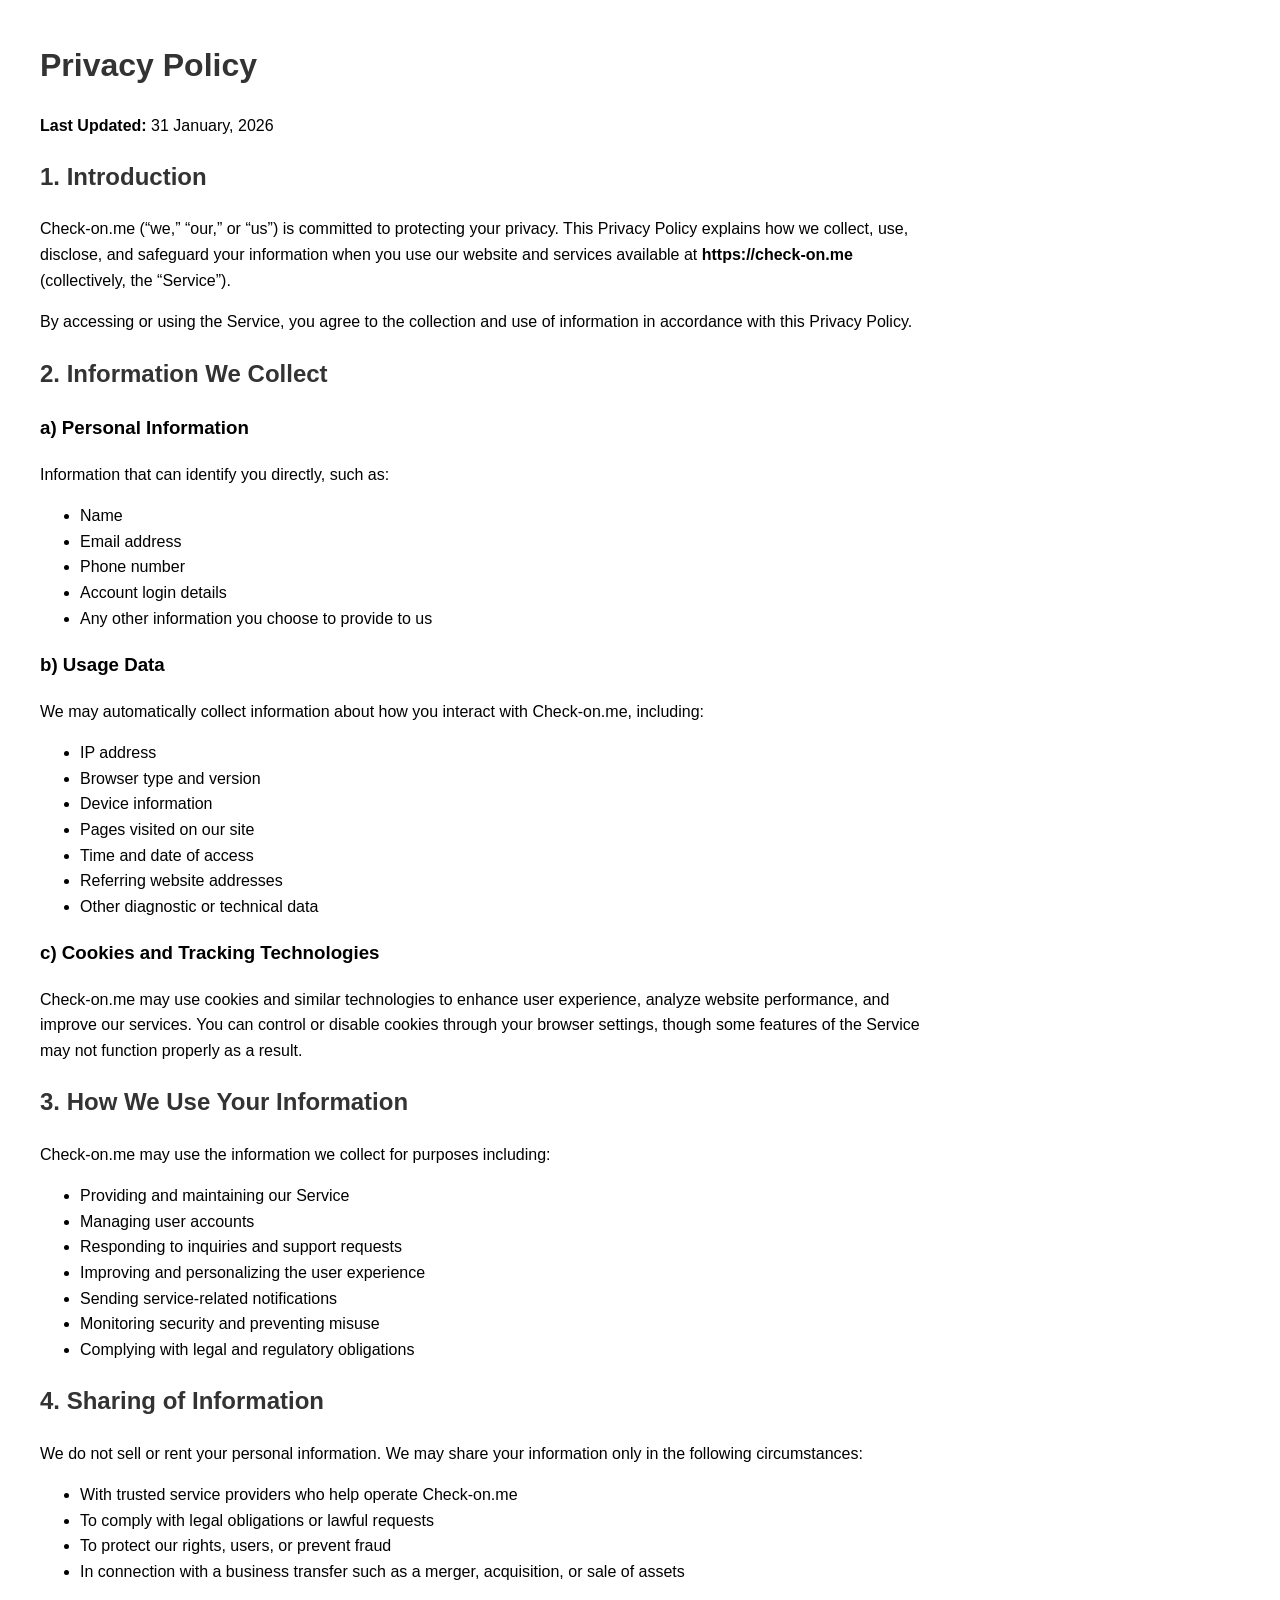
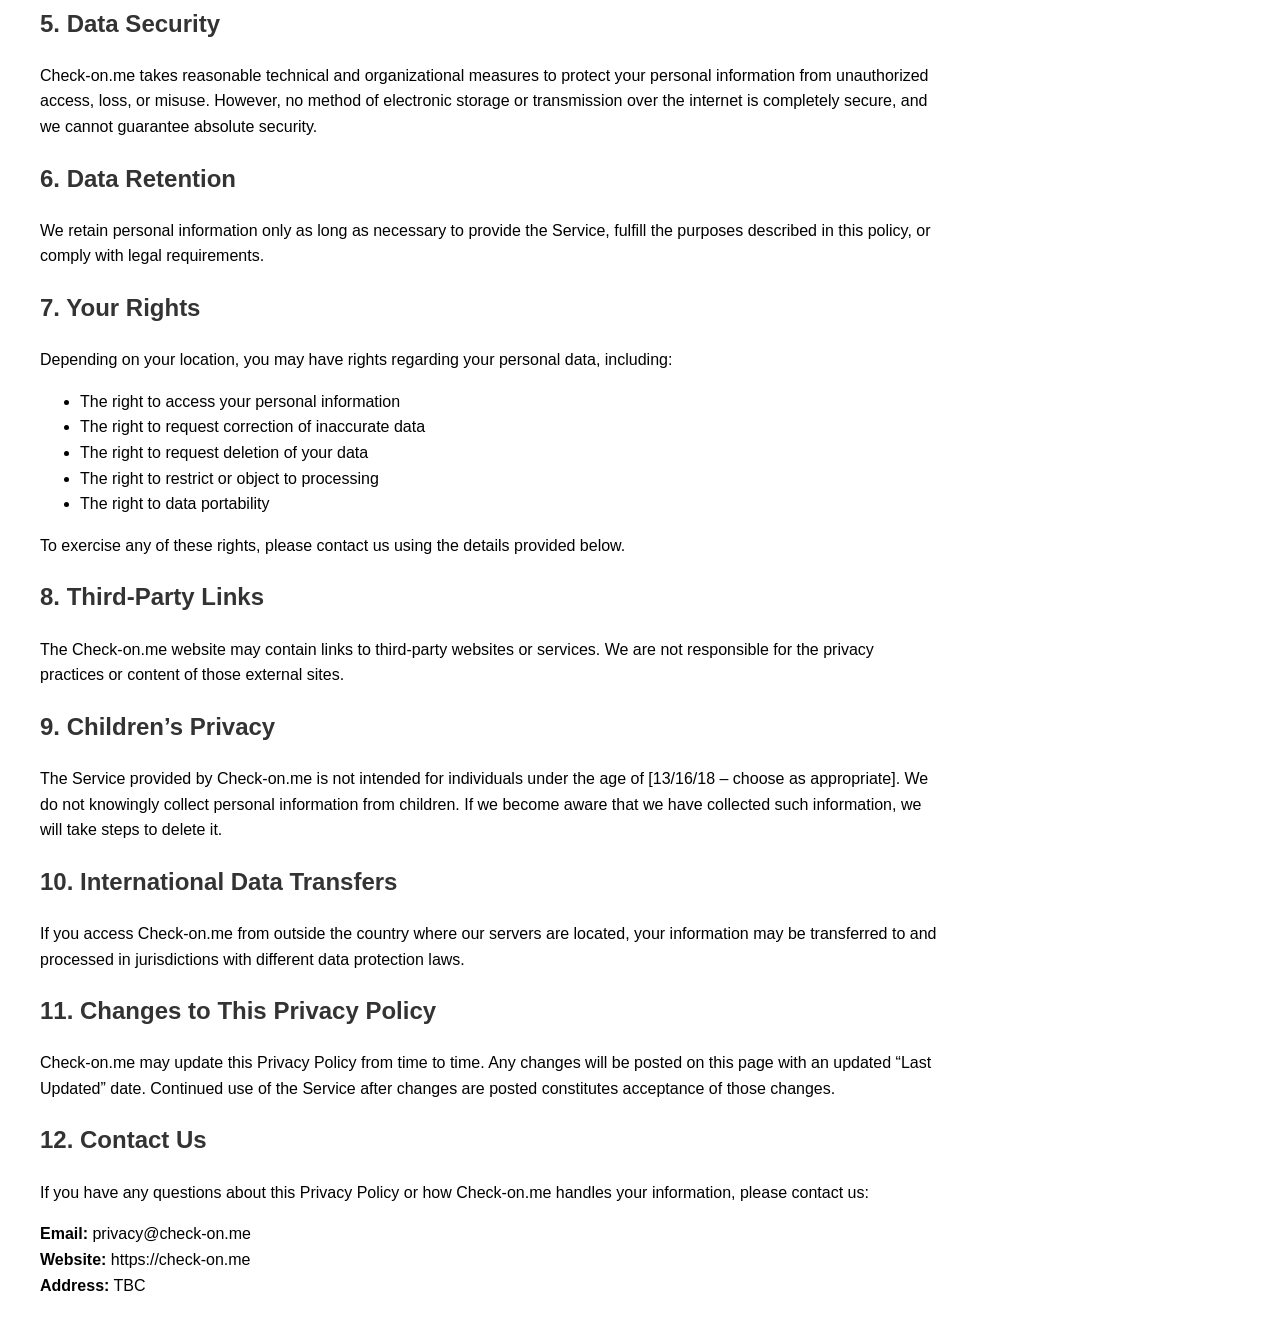
<file: privacy.html>
<!DOCTYPE html>
<html lang="en">
<head>
    <meta charset="UTF-8">
    <meta name="viewport" content="width=device-width, initial-scale=1.0">
    <title>Privacy Policy – Check-on.me</title>
    <style>
        body {
            font-family: Arial, Helvetica, sans-serif;
            line-height: 1.6;
            margin: 40px;
            max-width: 900px;
        }
        h1, h2 {
            color: #333;
        }
    </style>
</head>
<body>

<h1>Privacy Policy</h1>

<p><strong>Last Updated:</strong> 31 January, 2026</p>

<h2>1. Introduction</h2>

<p>Check-on.me (“we,” “our,” or “us”) is committed to protecting your privacy. This Privacy Policy explains how we collect, use, disclose, and safeguard your information when you use our website and services available at <strong>https://check-on.me</strong> (collectively, the “Service”).</p>

<p>By accessing or using the Service, you agree to the collection and use of information in accordance with this Privacy Policy.</p>

<h2>2. Information We Collect</h2>

<h3>a) Personal Information</h3>

<p>Information that can identify you directly, such as:</p>

<ul>
    <li>Name</li>
    <li>Email address</li>
    <li>Phone number</li>
    <li>Account login details</li>
    <li>Any other information you choose to provide to us</li>
</ul>

<h3>b) Usage Data</h3>

<p>We may automatically collect information about how you interact with Check-on.me, including:</p>

<ul>
    <li>IP address</li>
    <li>Browser type and version</li>
    <li>Device information</li>
    <li>Pages visited on our site</li>
    <li>Time and date of access</li>
    <li>Referring website addresses</li>
    <li>Other diagnostic or technical data</li>
</ul>

<h3>c) Cookies and Tracking Technologies</h3>

<p>Check-on.me may use cookies and similar technologies to enhance user experience, analyze website performance, and improve our services. You can control or disable cookies through your browser settings, though some features of the Service may not function properly as a result.</p>

<h2>3. How We Use Your Information</h2>

<p>Check-on.me may use the information we collect for purposes including:</p>

<ul>
    <li>Providing and maintaining our Service</li>
    <li>Managing user accounts</li>
    <li>Responding to inquiries and support requests</li>
    <li>Improving and personalizing the user experience</li>
    <li>Sending service-related notifications</li>
    <li>Monitoring security and preventing misuse</li>
    <li>Complying with legal and regulatory obligations</li>
</ul>

<h2>4. Sharing of Information</h2>

<p>We do not sell or rent your personal information. We may share your information only in the following circumstances:</p>

<ul>
    <li>With trusted service providers who help operate Check-on.me</li>
    <li>To comply with legal obligations or lawful requests</li>
    <li>To protect our rights, users, or prevent fraud</li>
    <li>In connection with a business transfer such as a merger, acquisition, or sale of assets</li>
</ul>

<h2>5. Data Security</h2>

<p>Check-on.me takes reasonable technical and organizational measures to protect your personal information from unauthorized access, loss, or misuse. However, no method of electronic storage or transmission over the internet is completely secure, and we cannot guarantee absolute security.</p>

<h2>6. Data Retention</h2>

<p>We retain personal information only as long as necessary to provide the Service, fulfill the purposes described in this policy, or comply with legal requirements.</p>

<h2>7. Your Rights</h2>

<p>Depending on your location, you may have rights regarding your personal data, including:</p>

<ul>
    <li>The right to access your personal information</li>
    <li>The right to request correction of inaccurate data</li>
    <li>The right to request deletion of your data</li>
    <li>The right to restrict or object to processing</li>
    <li>The right to data portability</li>
</ul>

<p>To exercise any of these rights, please contact us using the details provided below.</p>

<h2>8. Third-Party Links</h2>

<p>The Check-on.me website may contain links to third-party websites or services. We are not responsible for the privacy practices or content of those external sites.</p>

<h2>9. Children’s Privacy</h2>

<p>The Service provided by Check-on.me is not intended for individuals under the age of [13/16/18 – choose as appropriate]. We do not knowingly collect personal information from children. If we become aware that we have collected such information, we will take steps to delete it.</p>

<h2>10. International Data Transfers</h2>

<p>If you access Check-on.me from outside the country where our servers are located, your information may be transferred to and processed in jurisdictions with different data protection laws.</p>

<h2>11. Changes to This Privacy Policy</h2>

<p>Check-on.me may update this Privacy Policy from time to time. Any changes will be posted on this page with an updated “Last Updated” date. Continued use of the Service after changes are posted constitutes acceptance of those changes.</p>

<h2>12. Contact Us</h2>

<p>If you have any questions about this Privacy Policy or how Check-on.me handles your information, please contact us:</p>

<p>
<strong>Email:</strong> privacy@check-on.me<br>
<strong>Website:</strong> https://check-on.me<br>
<strong>Address:</strong> TBC
</p>

</body>
</html>
</file>
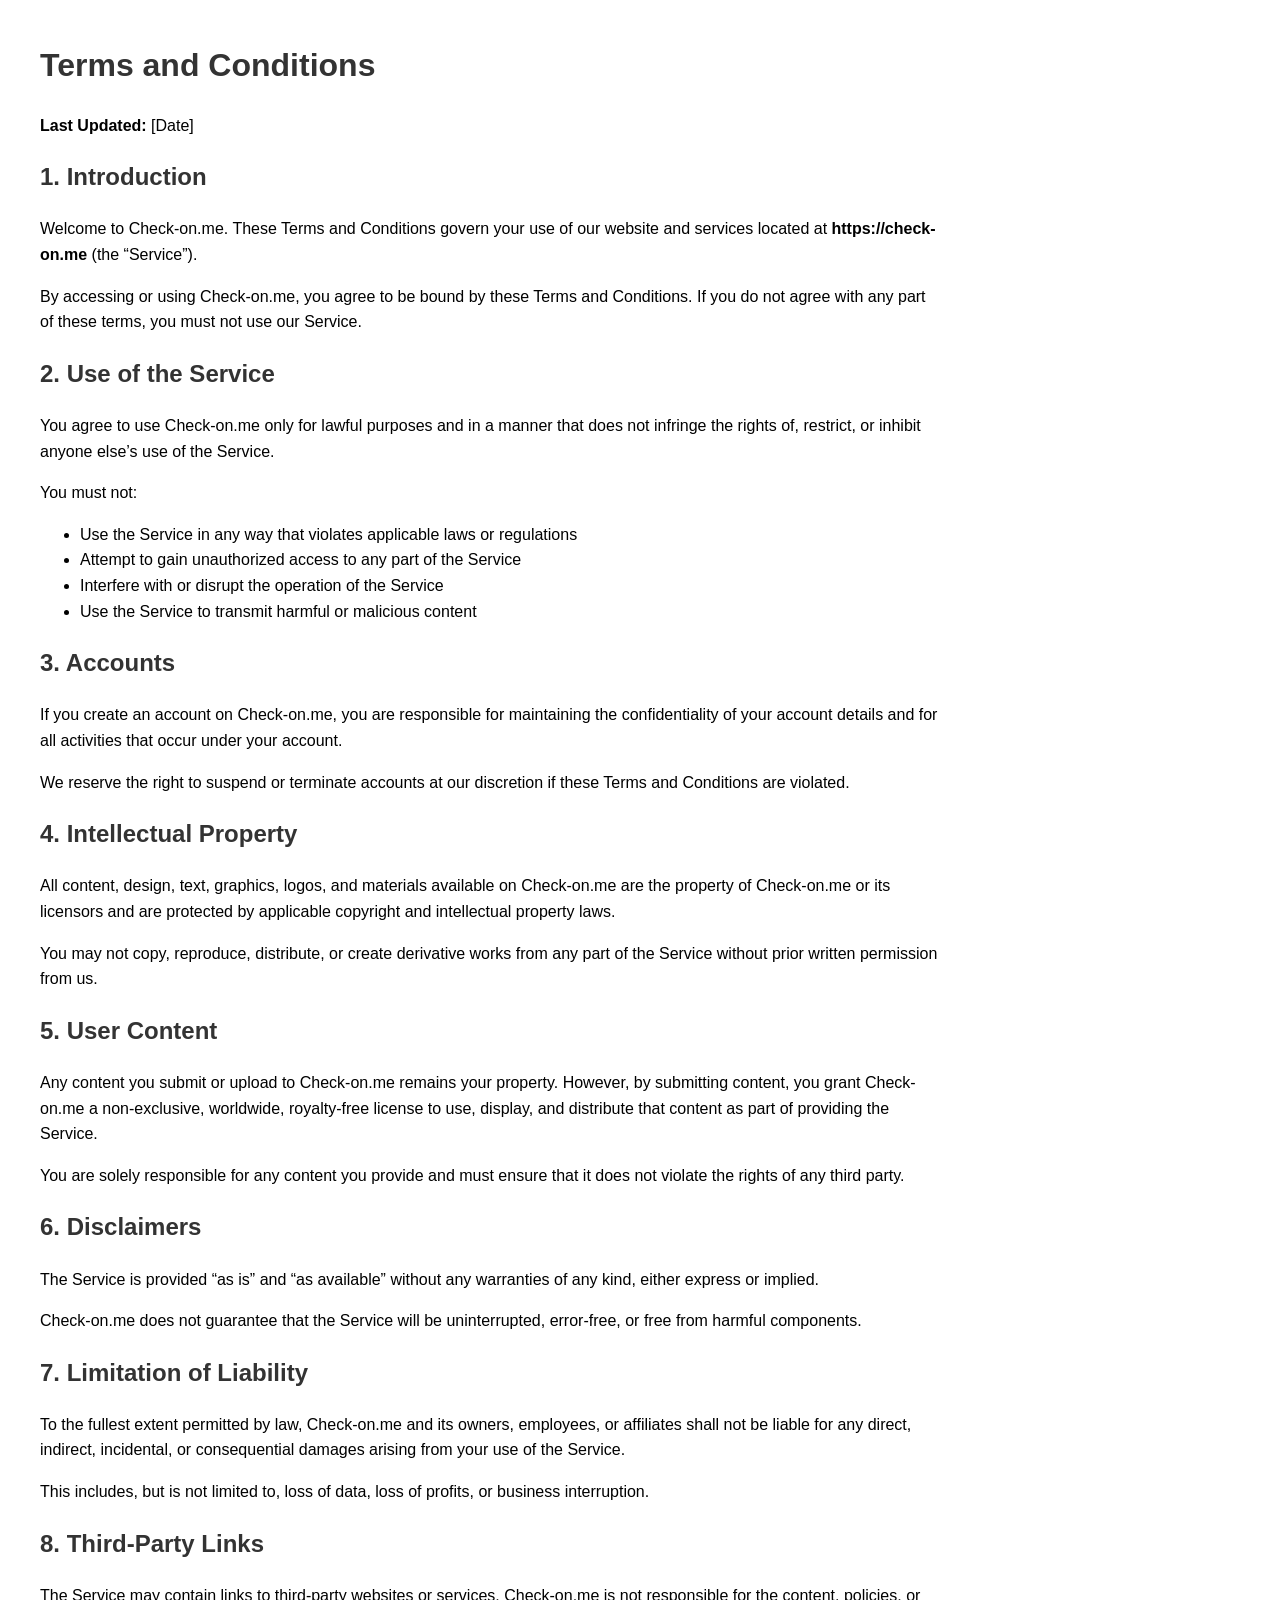
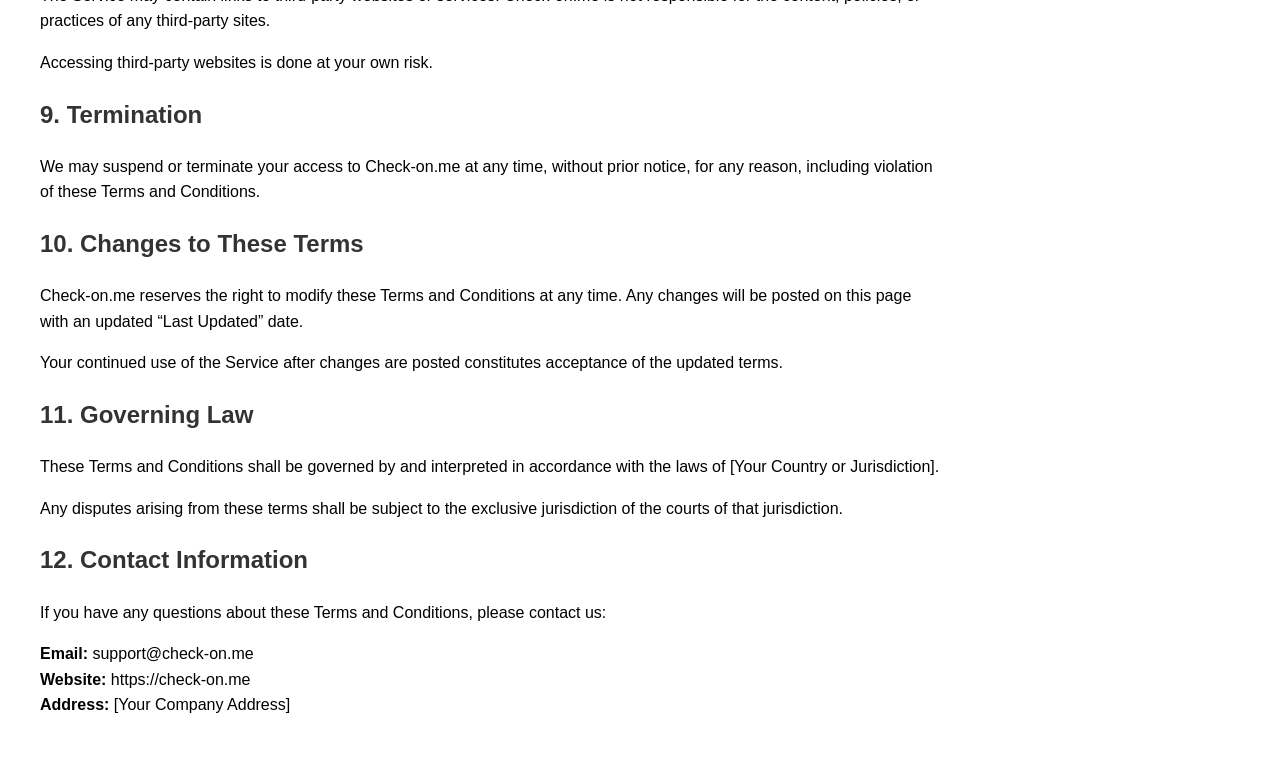
<file: terms.html>
<!DOCTYPE html>
<html lang="en">
<head>
    <meta charset="UTF-8">
    <meta name="viewport" content="width=device-width, initial-scale=1.0">
    <title>Terms and Conditions – Check-on.me</title>
    <style>
        body {
            font-family: Arial, Helvetica, sans-serif;
            line-height: 1.6;
            margin: 40px;
            max-width: 900px;
        }
        h1, h2 {
            color: #333;
        }
    </style>
</head>
<body>

<h1>Terms and Conditions</h1>

<p><strong>Last Updated:</strong> [Date]</p>

<h2>1. Introduction</h2>

<p>Welcome to Check-on.me. These Terms and Conditions govern your use of our website and services located at <strong>https://check-on.me</strong> (the “Service”).</p>

<p>By accessing or using Check-on.me, you agree to be bound by these Terms and Conditions. If you do not agree with any part of these terms, you must not use our Service.</p>

<h2>2. Use of the Service</h2>

<p>You agree to use Check-on.me only for lawful purposes and in a manner that does not infringe the rights of, restrict, or inhibit anyone else’s use of the Service.</p>

<p>You must not:</p>

<ul>
    <li>Use the Service in any way that violates applicable laws or regulations</li>
    <li>Attempt to gain unauthorized access to any part of the Service</li>
    <li>Interfere with or disrupt the operation of the Service</li>
    <li>Use the Service to transmit harmful or malicious content</li>
</ul>

<h2>3. Accounts</h2>

<p>If you create an account on Check-on.me, you are responsible for maintaining the confidentiality of your account details and for all activities that occur under your account.</p>

<p>We reserve the right to suspend or terminate accounts at our discretion if these Terms and Conditions are violated.</p>

<h2>4. Intellectual Property</h2>

<p>All content, design, text, graphics, logos, and materials available on Check-on.me are the property of Check-on.me or its licensors and are protected by applicable copyright and intellectual property laws.</p>

<p>You may not copy, reproduce, distribute, or create derivative works from any part of the Service without prior written permission from us.</p>

<h2>5. User Content</h2>

<p>Any content you submit or upload to Check-on.me remains your property. However, by submitting content, you grant Check-on.me a non-exclusive, worldwide, royalty-free license to use, display, and distribute that content as part of providing the Service.</p>

<p>You are solely responsible for any content you provide and must ensure that it does not violate the rights of any third party.</p>

<h2>6. Disclaimers</h2>

<p>The Service is provided “as is” and “as available” without any warranties of any kind, either express or implied.</p>

<p>Check-on.me does not guarantee that the Service will be uninterrupted, error-free, or free from harmful components.</p>

<h2>7. Limitation of Liability</h2>

<p>To the fullest extent permitted by law, Check-on.me and its owners, employees, or affiliates shall not be liable for any direct, indirect, incidental, or consequential damages arising from your use of the Service.</p>

<p>This includes, but is not limited to, loss of data, loss of profits, or business interruption.</p>

<h2>8. Third-Party Links</h2>

<p>The Service may contain links to third-party websites or services. Check-on.me is not responsible for the content, policies, or practices of any third-party sites.</p>

<p>Accessing third-party websites is done at your own risk.</p>

<h2>9. Termination</h2>

<p>We may suspend or terminate your access to Check-on.me at any time, without prior notice, for any reason, including violation of these Terms and Conditions.</p>

<h2>10. Changes to These Terms</h2>

<p>Check-on.me reserves the right to modify these Terms and Conditions at any time. Any changes will be posted on this page with an updated “Last Updated” date.</p>

<p>Your continued use of the Service after changes are posted constitutes acceptance of the updated terms.</p>

<h2>11. Governing Law</h2>

<p>These Terms and Conditions shall be governed by and interpreted in accordance with the laws of [Your Country or Jurisdiction].</p>

<p>Any disputes arising from these terms shall be subject to the exclusive jurisdiction of the courts of that jurisdiction.</p>

<h2>12. Contact Information</h2>

<p>If you have any questions about these Terms and Conditions, please contact us:</p>

<p>
<strong>Email:</strong> support@check-on.me<br>
<strong>Website:</strong> https://check-on.me<br>
<strong>Address:</strong> [Your Company Address]
</p>

</body>
</html>
</file>
